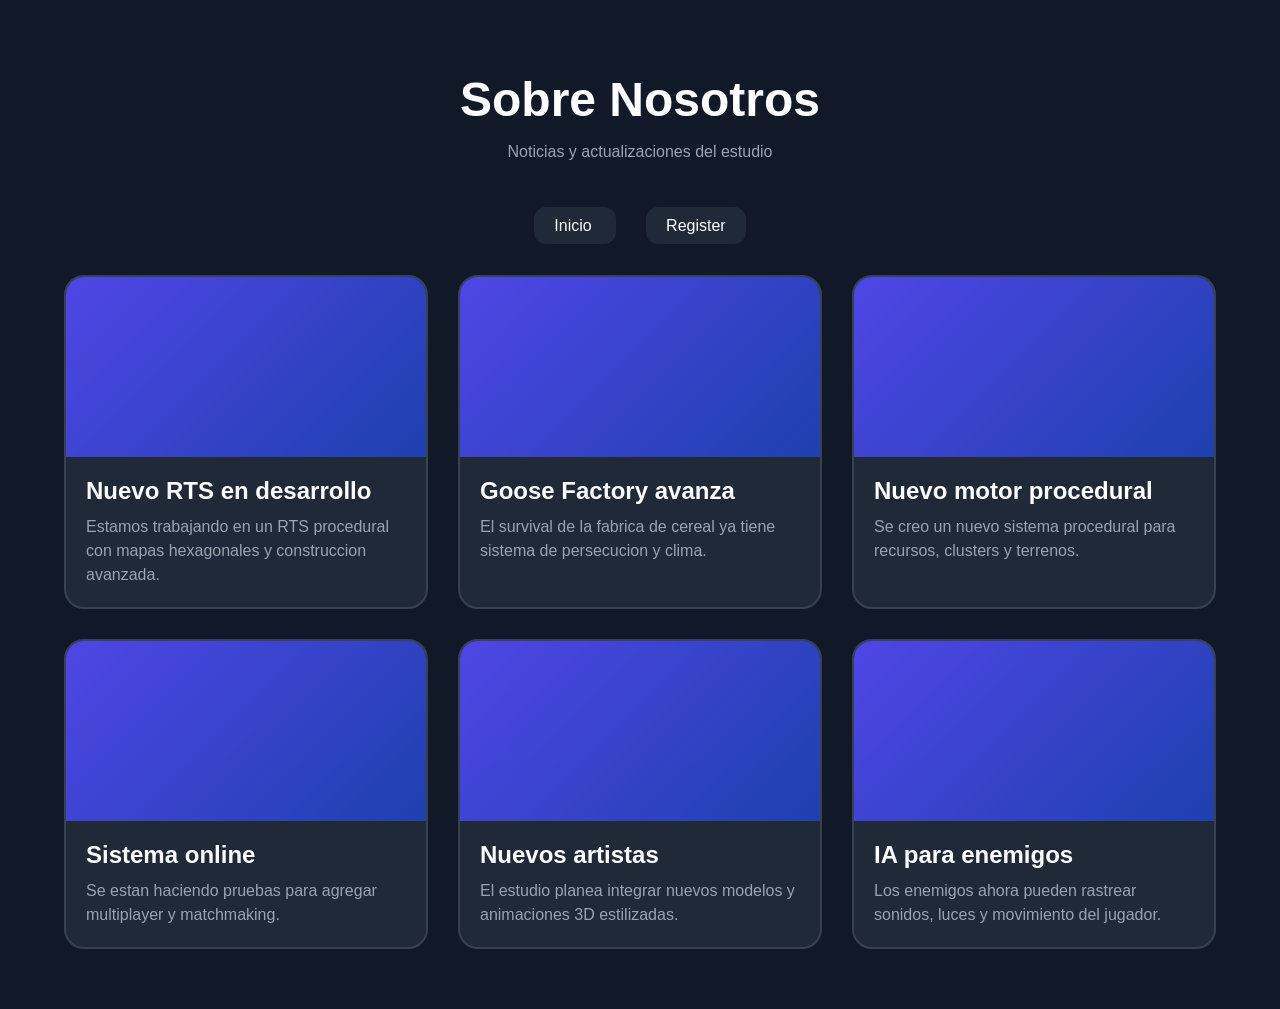
<file: templates/about.html>
<!DOCTYPE html>
<html>

<head>

<style>

    body {
        margin: 0;
        background: #111827;
        color: white;
        font-family: Arial, sans-serif;
    }

    /* Header */
    .header {
        text-align: center;
        padding: 40px 20px;
    }

    .header h1 {
        font-size: 48px;
        margin-bottom: 10px;
    }

    .header p {
        color: #9ca3af;
    }

    /* Navegacion */
    .nav {
        text-align: center;
        margin-bottom: 40px;
    }

    .nav a {
        color: white;
        text-decoration: none;
        margin: 0 15px;
        padding: 10px 20px;
        background: #1f2937;
        border-radius: 12px;
        transition: 0.2s;
    }

    .nav a:hover {
        background: #4f46e5;
    }

    /* Contenedor noticias */
    .news-container {
        width: 90%;
        margin: auto;
        display: grid;
        grid-template-columns: repeat(3, 1fr);
        gap: 30px;
        padding-bottom: 60px;
    }

    /* Card noticia */
    .news-card {
        background: #1f2937;
        border-radius: 20px;
        overflow: hidden;
        border: 2px solid #374151;
        transition: 0.2s;
    }

    .news-card:hover {
        transform: scale(1.03);
        border-color: #4f46e5;
    }

    /* Imagen fake */
    .news-image {
        height: 180px;
        background: linear-gradient(
            135deg,
            #4f46e5,
            #1e40af
        );
    }

    /* Texto */
    .news-content {
        padding: 20px;
    }

    .news-title {
        font-size: 24px;
        font-weight: bold;
        margin-bottom: 10px;
    }

    .news-text {
        color: #9ca3af;
        line-height: 1.5;
    }

</style>

</head>

<body>

    <!-- HEADER -->
    <div class="header">

        <h1>
            Sobre Nosotros
        </h1>

        <p>
            Noticias y actualizaciones del estudio
        </p>

    </div>

    <!-- NAV -->
    <div class="nav">

        <a href="/">
            Inicio
        </a>

        <a href="/register">
            Register
        </a>

    </div>

    <!-- NOTICIAS -->
    <div class="news-container">

        <!-- Card -->
        <div class="news-card">

            <div class="news-image"></div>

            <div class="news-content">

                <div class="news-title">
                    Nuevo RTS en desarrollo
                </div>

                <div class="news-text">
                    Estamos trabajando en un RTS
                    procedural con mapas hexagonales
                    y construccion avanzada.
                </div>

            </div>

        </div>

        <!-- Card -->
        <div class="news-card">

            <div class="news-image"></div>

            <div class="news-content">

                <div class="news-title">
                    Goose Factory avanza
                </div>

                <div class="news-text">
                    El survival de la fabrica
                    de cereal ya tiene sistema
                    de persecucion y clima.
                </div>

            </div>

        </div>

        <!-- Card -->
        <div class="news-card">

            <div class="news-image"></div>

            <div class="news-content">

                <div class="news-title">
                    Nuevo motor procedural
                </div>

                <div class="news-text">
                    Se creo un nuevo sistema
                    procedural para recursos,
                    clusters y terrenos.
                </div>

            </div>

        </div>

        <!-- Card -->
        <div class="news-card">

            <div class="news-image"></div>

            <div class="news-content">

                <div class="news-title">
                    Sistema online
                </div>

                <div class="news-text">
                    Se estan haciendo pruebas
                    para agregar multiplayer
                    y matchmaking.
                </div>

            </div>

        </div>

        <!-- Card -->
        <div class="news-card">

            <div class="news-image"></div>

            <div class="news-content">

                <div class="news-title">
                    Nuevos artistas
                </div>

                <div class="news-text">
                    El estudio planea integrar
                    nuevos modelos y animaciones
                    3D estilizadas.
                </div>

            </div>

        </div>

        <!-- Card -->
        <div class="news-card">

            <div class="news-image"></div>

            <div class="news-content">

                <div class="news-title">
                    IA para enemigos
                </div>

                <div class="news-text">
                    Los enemigos ahora pueden
                    rastrear sonidos, luces
                    y movimiento del jugador.
                </div>

            </div>

        </div>

    </div>

</body>

</html>
</file>
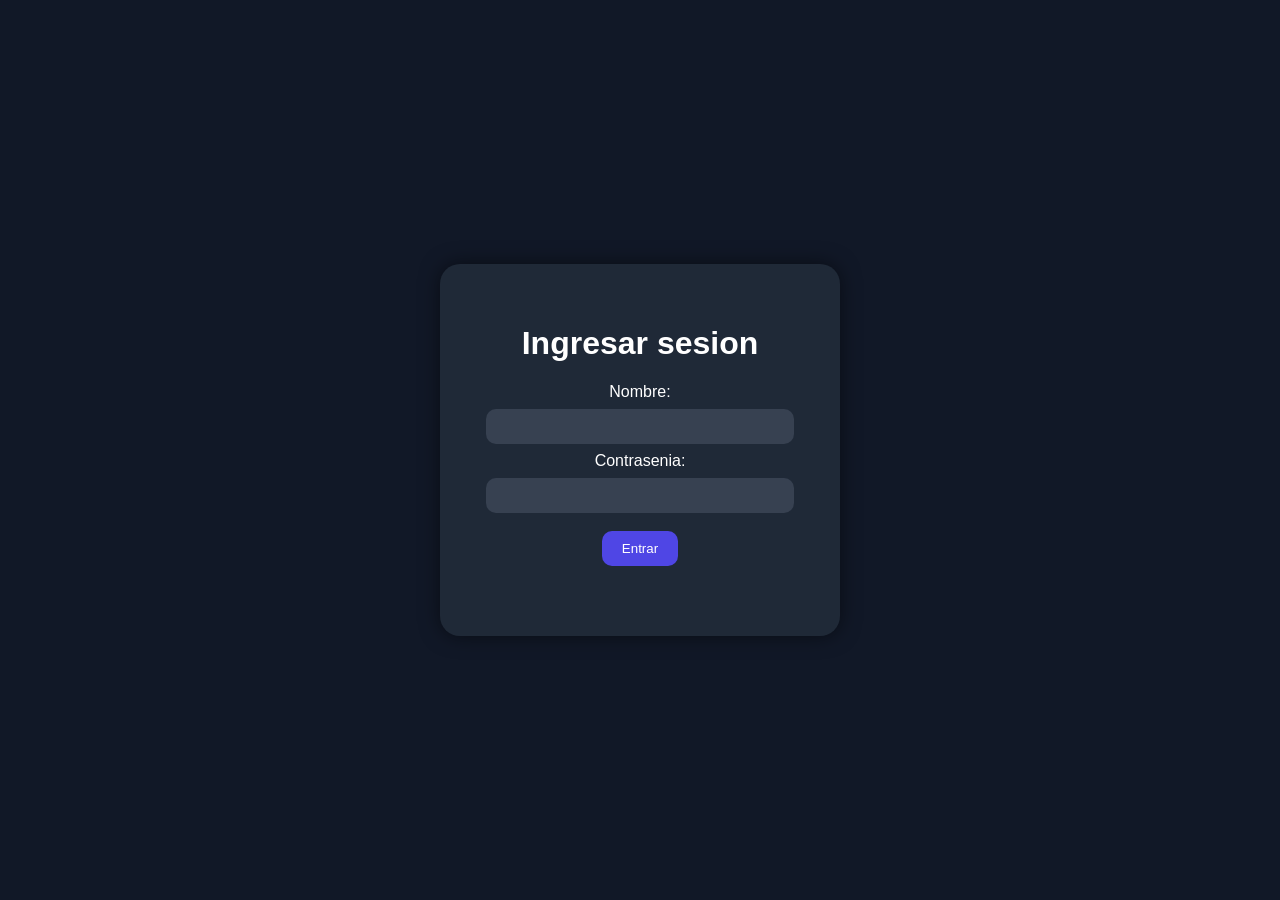
<file: templates/login.html>
<!DOCTYPE html>
<html lang="es">

<head>

<meta charset="UTF-8">
<meta name="viewport" content="width=device-width, initial-scale=1.0">

<title>Contacto</title>

<style>

    /* Fondo principal */
    body {
        display: flex;
        justify-content: center;
        align-items: center;
        height: 100vh;
        margin: 0;
        font-family: Arial, sans-serif;
        background: #111827;
        color: white;
    }

    /* Caja principal */
    .container {
        text-align: center;
        background: #1f2937;
        padding: 40px;
        border-radius: 20px;
        width: 320px;
        box-shadow: 0 0 20px rgba(0,0,0,0.5);
    }

    /* Formularios */
    form {
        margin-bottom: 30px;
    }

    /* Inputs */
    input {
        width: 90%;
        margin: 8px 0;
        padding: 10px;
        border: none;
        border-radius: 10px;
        background: #374151;
        color: white;
        outline: none;
    }

    /* Botones */
    button {
        margin-top: 10px;
        padding: 10px 20px;
        border: none;
        border-radius: 10px;
        background: #4f46e5;
        color: white;
        cursor: pointer;
        transition: 0.2s;
    }

    /* Hover */
    button:hover {
        background: #6366f1;
    }

    /* Separador */
    hr {
        margin: 30px 0;
        border: 1px solid #374151;
    }

</style>

</head>

<body>

<div class="container">

    <!-- LOGIN -->
    <h1>Ingresar sesion</h1>

    <!--
        Flask enviara los datos
        a la ruta /login
    -->
    <form action="/login" method="POST">

        <label>Nombre:</label>
        <br>

        <input
            type="text"
            name="nombre"
            required
        >

        <br>

        <label>Contrasenia:</label>
        <br>

        <input
            type="password"
            name="contrasenia"
            required
        >

        <br>

        <button type="submit">
            Entrar
        </button>

    </form>

</div>

</body>

</html>
</file>
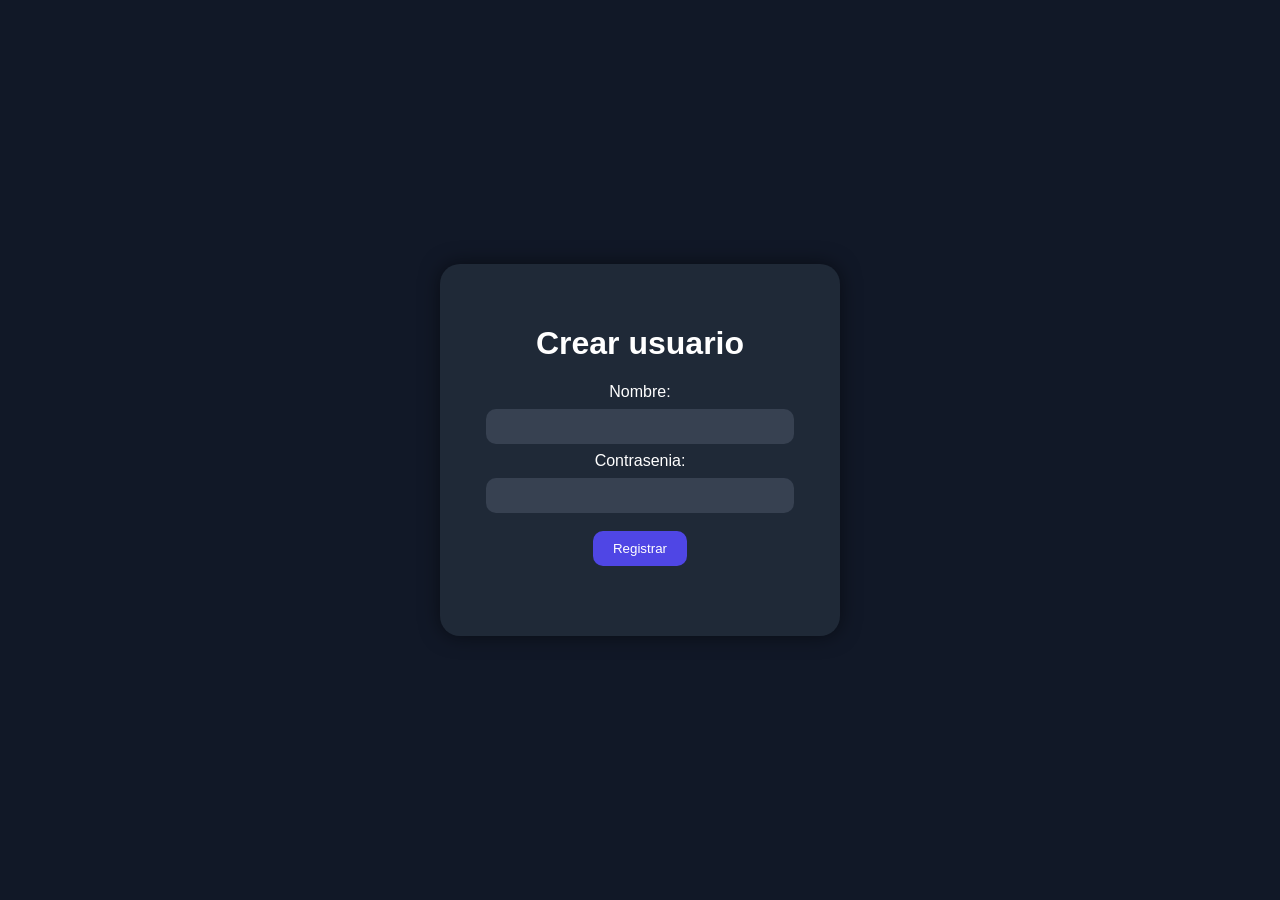
<file: templates/register.html>
<!DOCTYPE html>
<html lang="es">

<head>

<meta charset="UTF-8">
<meta name="viewport" content="width=device-width, initial-scale=1.0">

<title>Contacto</title>

<style>

    /* Fondo principal */
    body {
        display: flex;
        justify-content: center;
        align-items: center;
        height: 100vh;
        margin: 0;
        font-family: Arial, sans-serif;
        background: #111827;
        color: white;
    }

    /* Caja principal */
    .container {
        text-align: center;
        background: #1f2937;
        padding: 40px;
        border-radius: 20px;
        width: 320px;
        box-shadow: 0 0 20px rgba(0,0,0,0.5);
    }

    /* Formularios */
    form {
        margin-bottom: 30px;
    }

    /* Inputs */
    input {
        width: 90%;
        margin: 8px 0;
        padding: 10px;
        border: none;
        border-radius: 10px;
        background: #374151;
        color: white;
        outline: none;
    }

    /* Botones */
    button {
        margin-top: 10px;
        padding: 10px 20px;
        border: none;
        border-radius: 10px;
        background: #4f46e5;
        color: white;
        cursor: pointer;
        transition: 0.2s;
    }

    /* Hover */
    button:hover {
        background: #6366f1;
    }

    /* Separador */
    hr {
        margin: 30px 0;
        border: 1px solid #374151;
    }

</style>

</head>

<body>

<div class="container">
    
    <!-- REGISTRO -->
    <h1>Crear usuario</h1>

    <!--
        Flask enviara los datos
        a la ruta /registro
    -->
    <form action="/registro" method="POST">

        <label>Nombre:</label>
        <br>

        <input
            type="text"
            name="nombre"
            required
        >

        <br>

        <label>Contrasenia:</label>
        <br>

        <input
            type="password"
            name="contrasenia"
            required
        >

        <br>

        <button type="submit">
            Registrar
        </button>

    </form>

</div>

</body>

</html>
</file>
